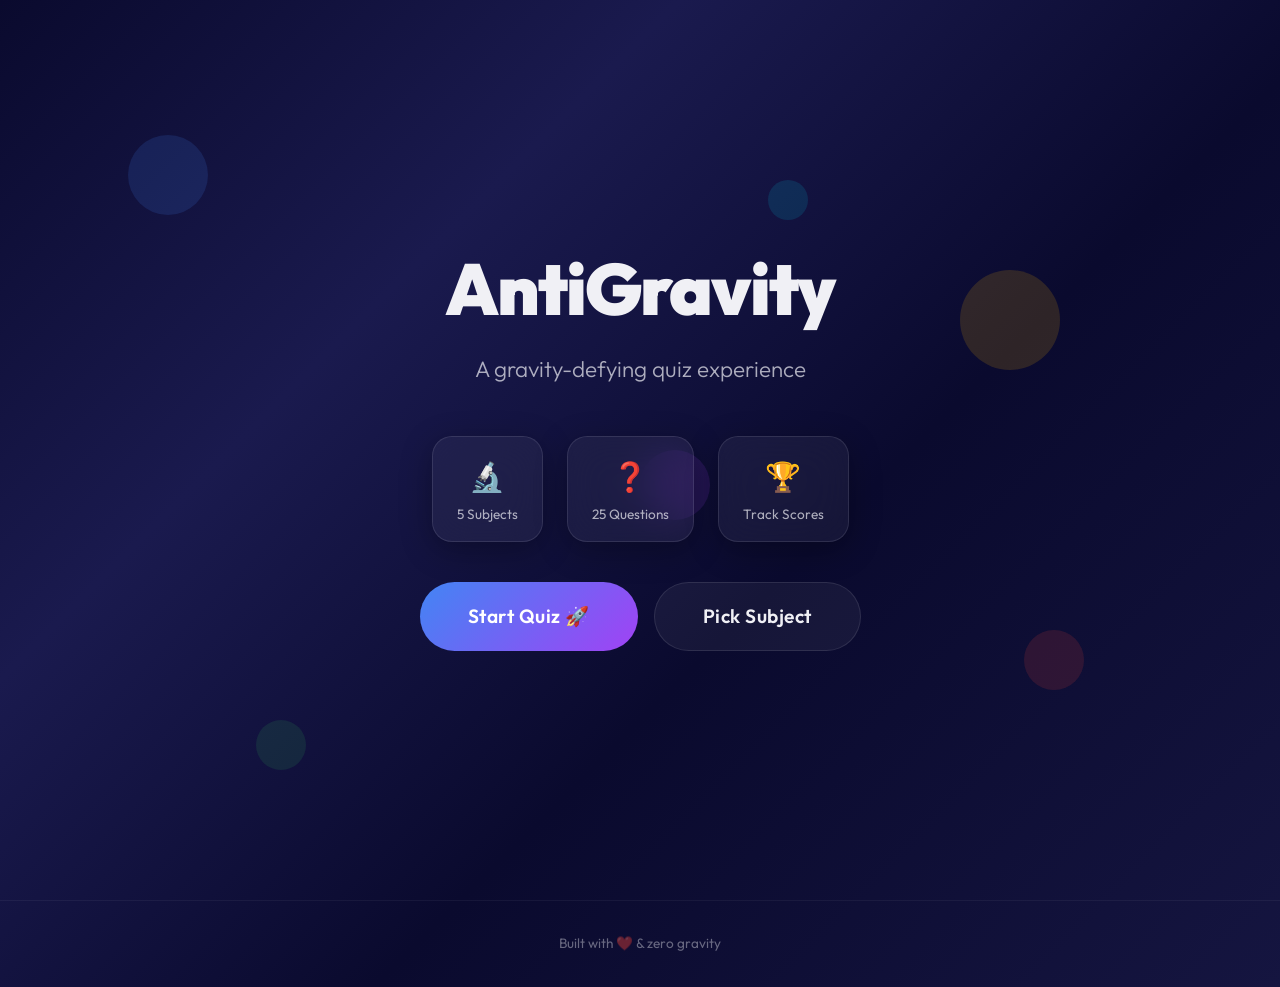
<file: index.html>
<!DOCTYPE html>
<html lang="en">
<head>
  <meta charset="UTF-8">
  <meta name="viewport" content="width=device-width, initial-scale=1.0">
  <meta name="description" content="Google Antigravity Quiz – A playful, gravity-defying quiz experience across Science, Math, History, Geography, and Computer Science.">
  <title>AntiGravity Quiz</title>
  <link rel="stylesheet" href="style.css">
</head>
<body class="bg-landing" data-page="landing">

  <!-- Floating background elements -->
  <div class="floating-elements">
    <div class="floating-el"></div>
    <div class="floating-el"></div>
    <div class="floating-el"></div>
    <div class="floating-el"></div>
    <div class="floating-el"></div>
    <div class="floating-el"></div>
  </div>

  <!-- Main Content -->
  <div class="page-wrapper">
    <div class="container text-center">

      <!-- Animated Logo -->
      <h1 class="antigravity-logo" data-text="AntiGravity">AntiGravity</h1>
      <p class="subtitle">A gravity-defying quiz experience</p>

      <!-- Floating info cards -->
      <div style="display:flex; justify-content:center; gap:1.5rem; flex-wrap:wrap; margin-bottom:2.5rem;">
        <div class="glass-card" style="padding:1rem 1.5rem; animation: float 5s ease-in-out infinite;">
          <span style="font-size:1.8rem;">🔬</span>
          <p style="font-size:0.85rem; color:var(--text-secondary); margin-top:0.3rem;">5 Subjects</p>
        </div>
        <div class="glass-card" style="padding:1rem 1.5rem; animation: float 6s ease-in-out infinite 0.5s;">
          <span style="font-size:1.8rem;">❓</span>
          <p style="font-size:0.85rem; color:var(--text-secondary); margin-top:0.3rem;">25 Questions</p>
        </div>
        <div class="glass-card" style="padding:1rem 1.5rem; animation: float 5.5s ease-in-out infinite 1s;">
          <span style="font-size:1.8rem;">🏆</span>
          <p style="font-size:0.85rem; color:var(--text-secondary); margin-top:0.3rem;">Track Scores</p>
        </div>
      </div>

      <!-- CTA Buttons -->
      <div style="display:flex; gap:1rem; justify-content:center; flex-wrap:wrap;">
        <a href="instructions.html" class="btn btn-primary btn-lg" style="animation: slideUp 0.8s ease-out 0.6s both;">
          Start Quiz 🚀
        </a>
        <a href="subjects.html" class="btn btn-secondary btn-lg" style="animation: slideUp 0.8s ease-out 0.8s both;">
          Pick Subject
        </a>
      </div>
    </div>
  </div>

  <!-- Footer -->
  <footer class="footer">
    <span>Built with ❤️ &amp; zero gravity</span>
  </footer>

  <script src="script.js"></script>
</body>
</html>
</file>
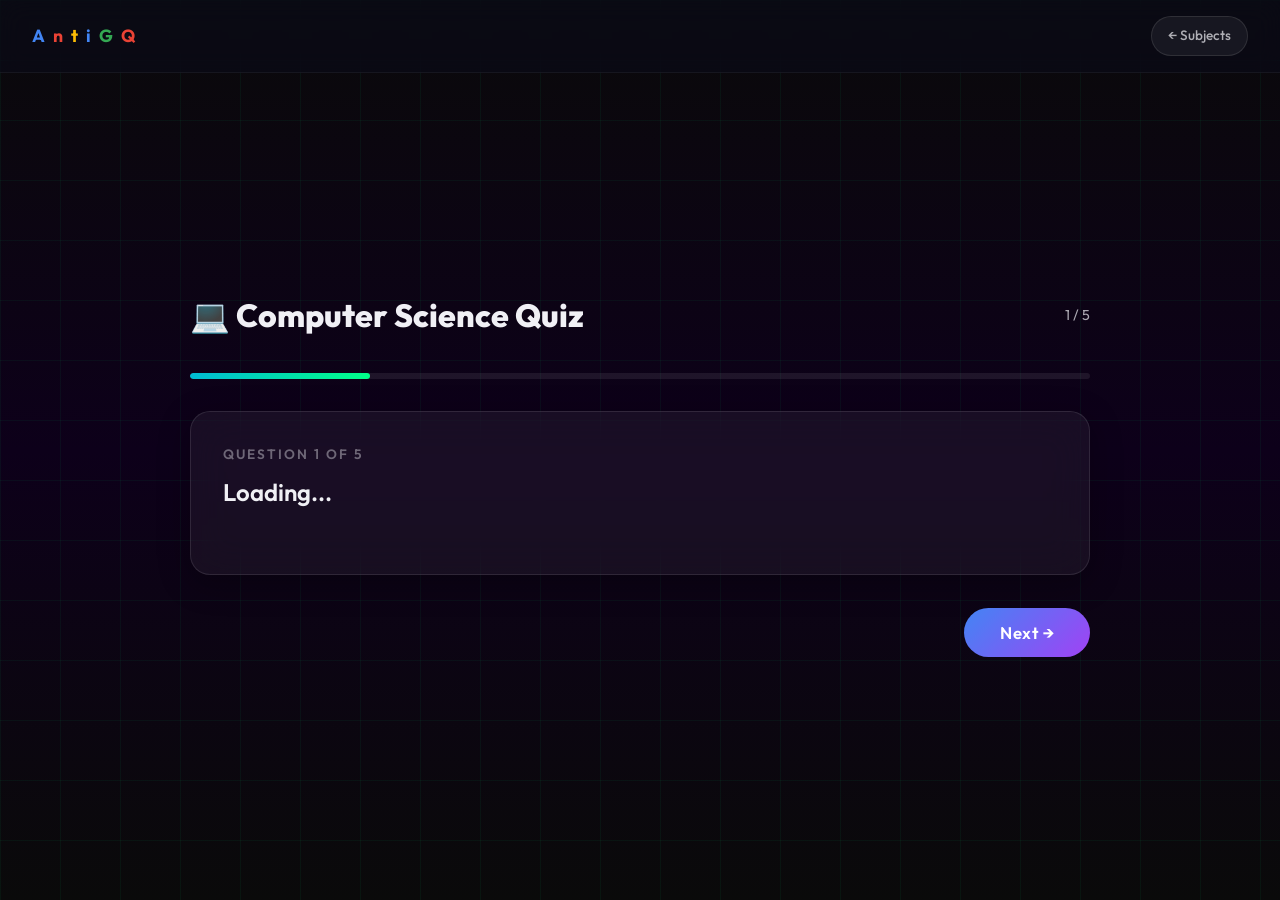
<file: cs.html>
<!DOCTYPE html>
<html lang="en">

<head>
    <meta charset="UTF-8">
    <meta name="viewport" content="width=device-width, initial-scale=1.0">
    <meta name="description" content="Computer Science Quiz – Test your knowledge of code, algorithms, and technology.">
    <title>CS Quiz – AntiGravity Quiz</title>
    <link rel="stylesheet" href="style.css">
</head>

<body class="bg-cs" data-page="cs">

    <!-- Neon lines added by JS -->

    <!-- Top Navigation -->
    <nav class="top-nav">
        <a href="index.html" class="nav-brand">
            <span class="g">A</span><span class="a1">n</span><span class="q">t</span><span class="u">i</span><span
                class="i">G</span><span class="z">Q</span>
        </a>
        <a href="subjects.html" class="back-btn">← Subjects</a>
    </nav>

    <!-- Content -->
    <div class="page-wrapper" style="padding-top: 80px;">
        <div class="container">

            <div class="quiz-header">
                <h1>💻 Computer Science Quiz</h1>
                <div class="quiz-progress">
                    <span id="progress-text">1 / 5</span>
                </div>
            </div>

            <div class="progress-bar-container">
                <div class="progress-bar cs" id="progress-bar" style="width: 20%"></div>
            </div>

            <div class="glass-card question-card">
                <p class="question-number" id="question-number">Question 1 of 5</p>
                <h2 class="question-text" id="question-text">Loading...</h2>
                <div class="options-grid" id="options-container"></div>
            </div>

            <div class="quiz-nav">
                <button class="btn btn-secondary" id="btn-prev" style="visibility: hidden;">← Previous</button>
                <button class="btn btn-primary" id="btn-next">Next →</button>
            </div>

        </div>
    </div>

    <script src="script.js"></script>
</body>

</html>
</file>
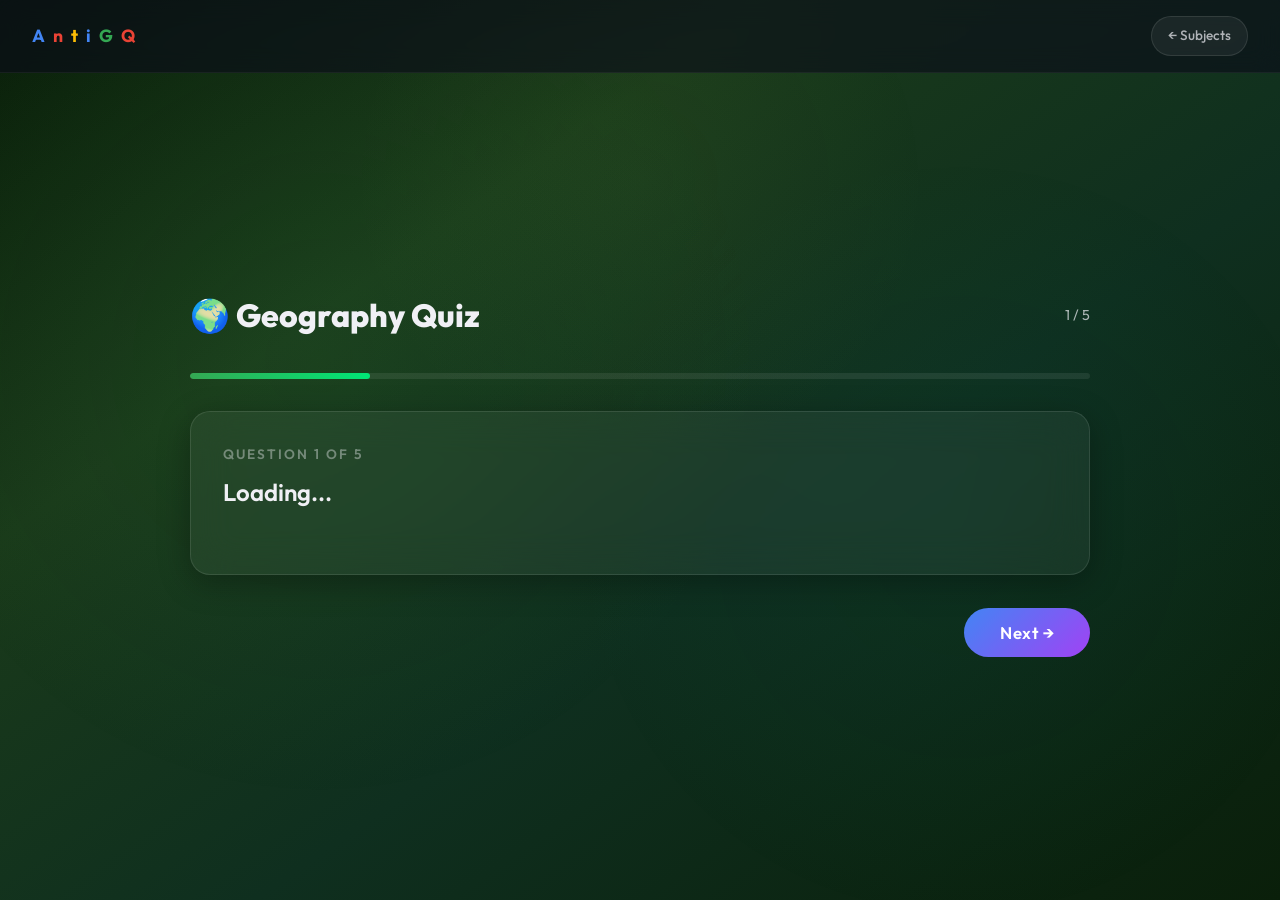
<file: geography.html>
<!DOCTYPE html>
<html lang="en">

<head>
    <meta charset="UTF-8">
    <meta name="viewport" content="width=device-width, initial-scale=1.0">
    <meta name="description" content="Geography Quiz – Test your knowledge of Earth, continents, and landscapes.">
    <title>Geography Quiz – AntiGravity Quiz</title>
    <link rel="stylesheet" href="style.css">
</head>

<body class="bg-geography" data-page="geography">

    <!-- Earth tones pattern -->
    <div class="earth-pattern"></div>

    <!-- Top Navigation -->
    <nav class="top-nav">
        <a href="index.html" class="nav-brand">
            <span class="g">A</span><span class="a1">n</span><span class="q">t</span><span class="u">i</span><span
                class="i">G</span><span class="z">Q</span>
        </a>
        <a href="subjects.html" class="back-btn">← Subjects</a>
    </nav>

    <!-- Content -->
    <div class="page-wrapper" style="padding-top: 80px;">
        <div class="container">

            <div class="quiz-header">
                <h1>🌍 Geography Quiz</h1>
                <div class="quiz-progress">
                    <span id="progress-text">1 / 5</span>
                </div>
            </div>

            <div class="progress-bar-container">
                <div class="progress-bar geography" id="progress-bar" style="width: 20%"></div>
            </div>

            <div class="glass-card question-card">
                <p class="question-number" id="question-number">Question 1 of 5</p>
                <h2 class="question-text" id="question-text">Loading...</h2>
                <div class="options-grid" id="options-container"></div>
            </div>

            <div class="quiz-nav">
                <button class="btn btn-secondary" id="btn-prev" style="visibility: hidden;">← Previous</button>
                <button class="btn btn-primary" id="btn-next">Next →</button>
            </div>

        </div>
    </div>

    <script src="script.js"></script>
</body>

</html>
</file>
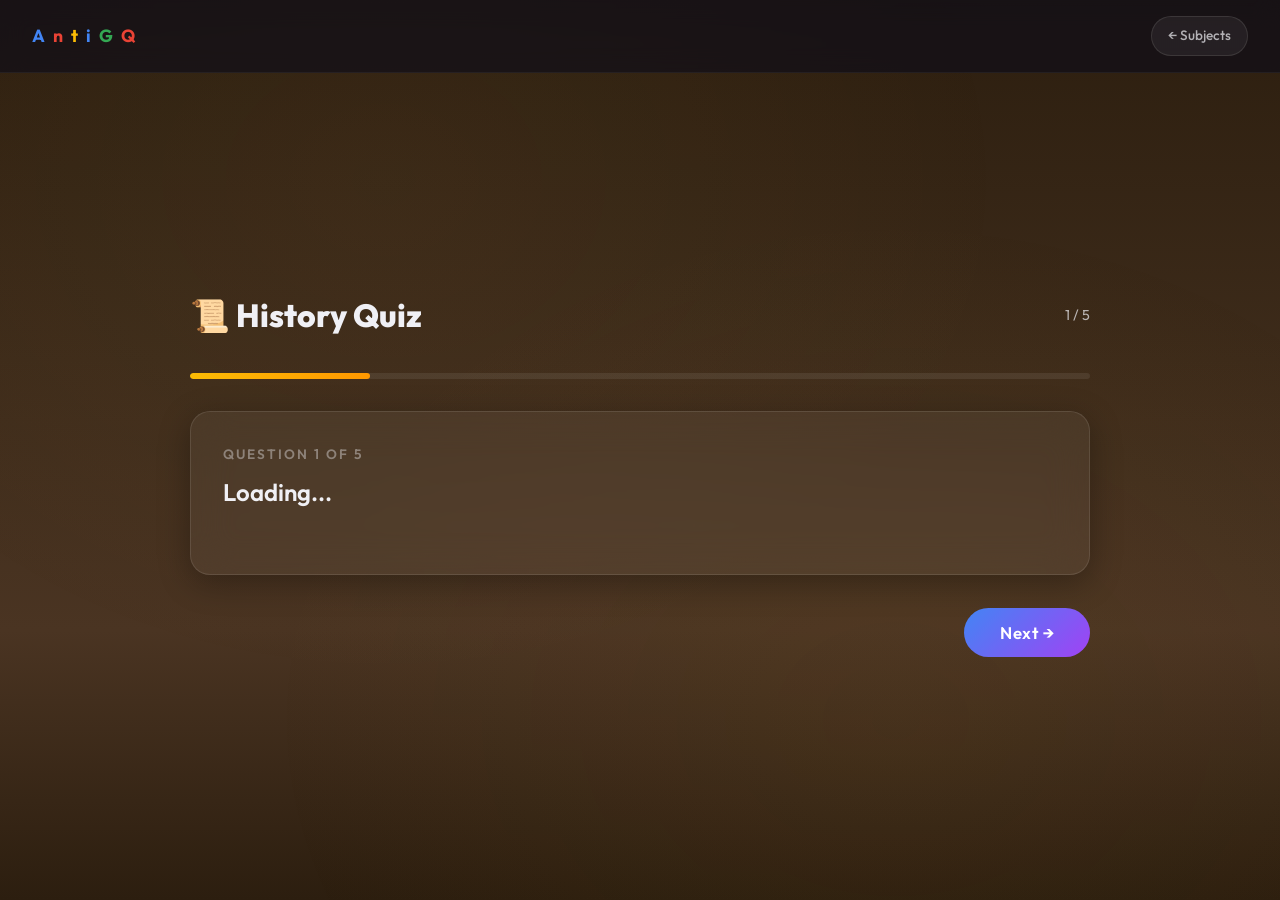
<file: history.html>
<!DOCTYPE html>
<html lang="en">

<head>
    <meta charset="UTF-8">
    <meta name="viewport" content="width=device-width, initial-scale=1.0">
    <meta name="description" content="History Quiz – Test your knowledge of world events, civilizations, and eras.">
    <title>History Quiz – AntiGravity Quiz</title>
    <link rel="stylesheet" href="style.css">
</head>

<body class="bg-history" data-page="history">

    <!-- Parchment overlay -->
    <div class="parchment-overlay"></div>

    <!-- Top Navigation -->
    <nav class="top-nav">
        <a href="index.html" class="nav-brand">
            <span class="g">A</span><span class="a1">n</span><span class="q">t</span><span class="u">i</span><span
                class="i">G</span><span class="z">Q</span>
        </a>
        <a href="subjects.html" class="back-btn">← Subjects</a>
    </nav>

    <!-- Content -->
    <div class="page-wrapper" style="padding-top: 80px;">
        <div class="container">

            <div class="quiz-header">
                <h1>📜 History Quiz</h1>
                <div class="quiz-progress">
                    <span id="progress-text">1 / 5</span>
                </div>
            </div>

            <div class="progress-bar-container">
                <div class="progress-bar history" id="progress-bar" style="width: 20%"></div>
            </div>

            <div class="glass-card question-card">
                <p class="question-number" id="question-number">Question 1 of 5</p>
                <h2 class="question-text" id="question-text">Loading...</h2>
                <div class="options-grid" id="options-container"></div>
            </div>

            <div class="quiz-nav">
                <button class="btn btn-secondary" id="btn-prev" style="visibility: hidden;">← Previous</button>
                <button class="btn btn-primary" id="btn-next">Next →</button>
            </div>

        </div>
    </div>

    <script src="script.js"></script>
</body>

</html>
</file>
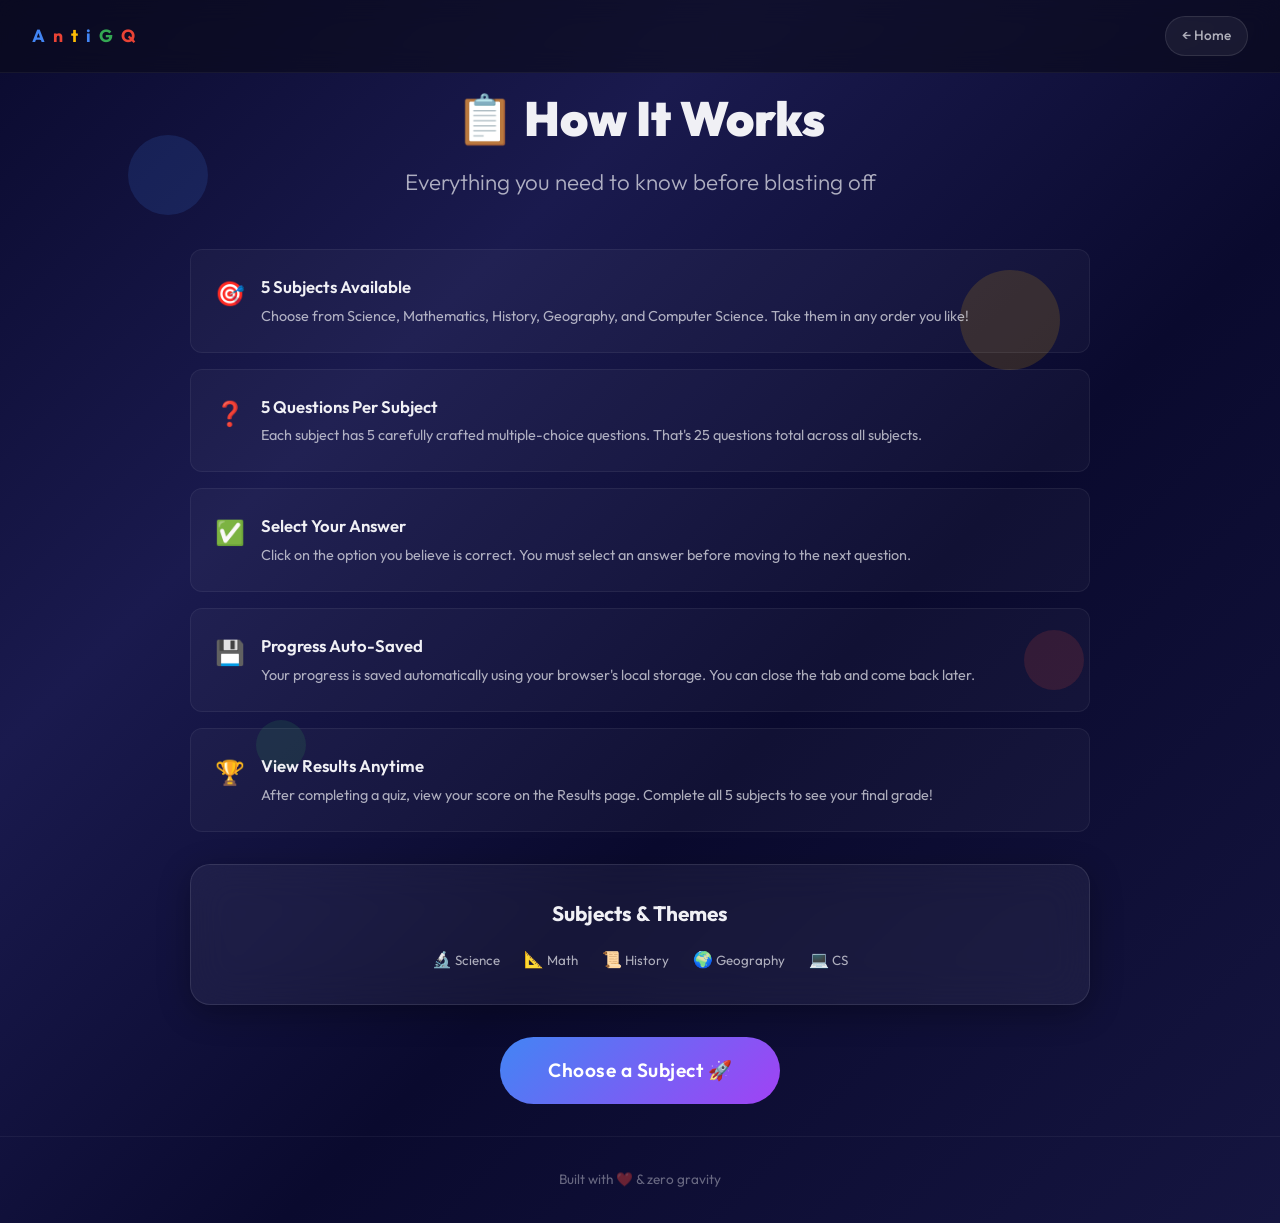
<file: instructions.html>
<!DOCTYPE html>
<html lang="en">

<head>
    <meta charset="UTF-8">
    <meta name="viewport" content="width=device-width, initial-scale=1.0">
    <meta name="description" content="Quiz instructions – Learn the rules before you take the AntiGravity Quiz.">
    <title>Instructions – AntiGravity Quiz</title>
    <link rel="stylesheet" href="style.css">
</head>

<body class="bg-landing" data-page="instructions">

    <!-- Top Navigation -->
    <nav class="top-nav">
        <a href="index.html" class="nav-brand">
            <span class="g">A</span><span class="a1">n</span><span class="q">t</span><span class="u">i</span><span
                class="i">G</span><span class="z">Q</span>
        </a>
        <a href="index.html" class="back-btn">← Home</a>
    </nav>

    <!-- Floating background -->
    <div class="floating-elements">
        <div class="floating-el"></div>
        <div class="floating-el"></div>
        <div class="floating-el"></div>
        <div class="floating-el"></div>
    </div>

    <!-- Content -->
    <div class="page-wrapper" style="padding-top: 80px;">
        <div class="container">

            <h1
                style="font-size: clamp(2rem, 4vw, 3rem); font-weight: 900; text-align: center; margin-bottom: 0.5rem; animation: slideUp 0.5s ease-out both;">
                📋 How It Works
            </h1>
            <p class="subtitle">Everything you need to know before blasting off</p>

            <!-- Rules -->
            <div class="rules-list">

                <div class="rule-item">
                    <span class="rule-icon">🎯</span>
                    <div>
                        <h3>5 Subjects Available</h3>
                        <p>Choose from Science, Mathematics, History, Geography, and Computer Science. Take them in any
                            order you like!</p>
                    </div>
                </div>

                <div class="rule-item">
                    <span class="rule-icon">❓</span>
                    <div>
                        <h3>5 Questions Per Subject</h3>
                        <p>Each subject has 5 carefully crafted multiple-choice questions. That's 25 questions total
                            across all subjects.</p>
                    </div>
                </div>

                <div class="rule-item">
                    <span class="rule-icon">✅</span>
                    <div>
                        <h3>Select Your Answer</h3>
                        <p>Click on the option you believe is correct. You must select an answer before moving to the
                            next question.</p>
                    </div>
                </div>

                <div class="rule-item">
                    <span class="rule-icon">💾</span>
                    <div>
                        <h3>Progress Auto-Saved</h3>
                        <p>Your progress is saved automatically using your browser's local storage. You can close the
                            tab and come back later.</p>
                    </div>
                </div>

                <div class="rule-item">
                    <span class="rule-icon">🏆</span>
                    <div>
                        <h3>View Results Anytime</h3>
                        <p>After completing a quiz, view your score on the Results page. Complete all 5 subjects to see
                            your final grade!</p>
                    </div>
                </div>

            </div>

            <!-- Subject Preview -->
            <div class="glass-card text-center" style="margin-top: 2rem; animation: floatSlow 6s ease-in-out infinite;">
                <h2 style="font-size: 1.3rem; font-weight: 700; margin-bottom: 1rem;">Subjects &amp; Themes</h2>
                <div style="display: flex; justify-content: center; gap: 1.5rem; flex-wrap: wrap;">
                    <div>🔬 <small style="color:var(--text-secondary);">Science</small></div>
                    <div>📐 <small style="color:var(--text-secondary);">Math</small></div>
                    <div>📜 <small style="color:var(--text-secondary);">History</small></div>
                    <div>🌍 <small style="color:var(--text-secondary);">Geography</small></div>
                    <div>💻 <small style="color:var(--text-secondary);">CS</small></div>
                </div>
            </div>

            <!-- CTA -->
            <div class="text-center mt-2" style="animation: slideUp 0.8s ease-out 0.6s both;">
                <a href="subjects.html" class="btn btn-primary btn-lg">Choose a Subject 🚀</a>
            </div>

        </div>
    </div>

    <footer class="footer">
        <span>Built with ❤️ &amp; zero gravity</span>
    </footer>

    <script src="script.js"></script>
</body>

</html>
</file>
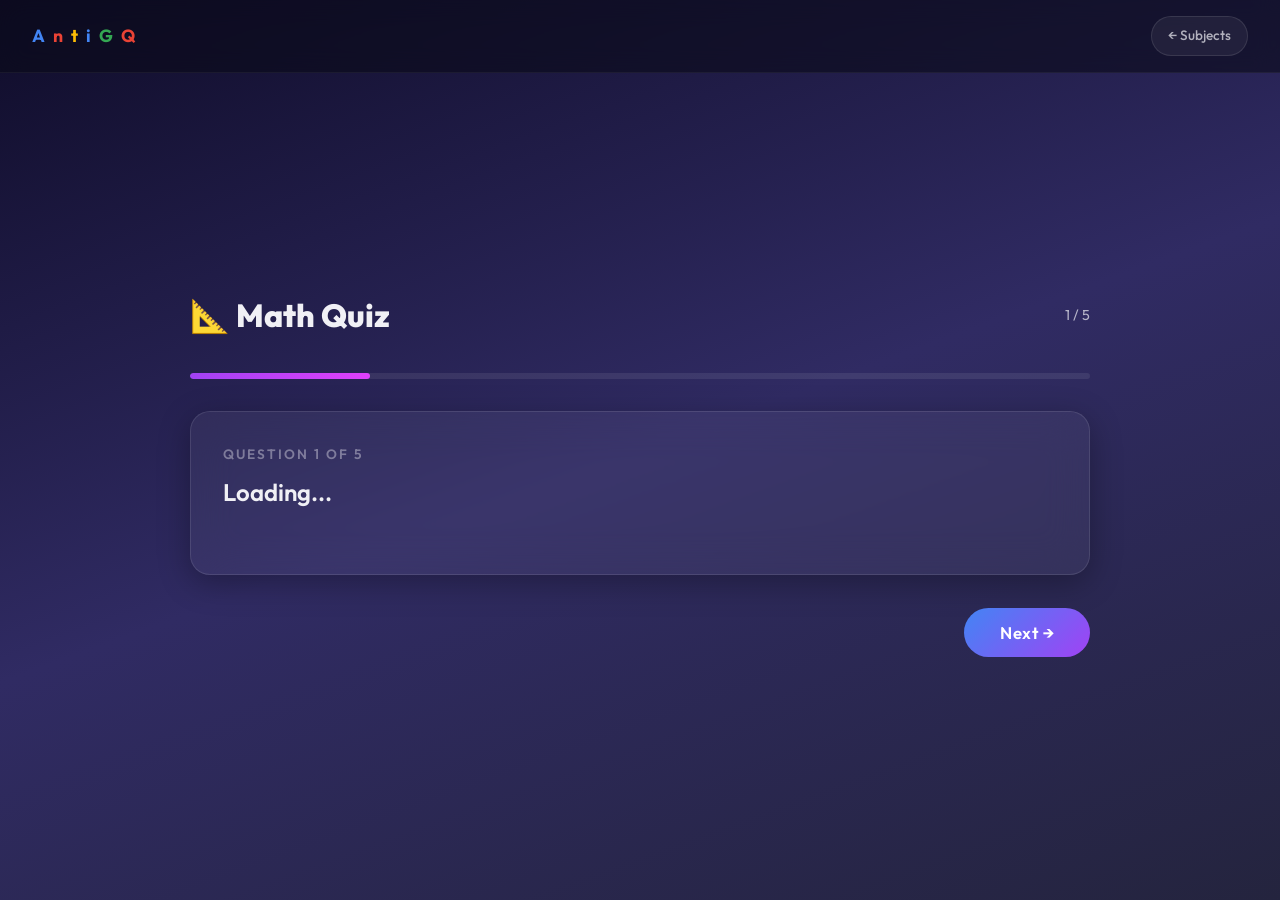
<file: math.html>
<!DOCTYPE html>
<html lang="en">

<head>
    <meta charset="UTF-8">
    <meta name="viewport" content="width=device-width, initial-scale=1.0">
    <meta name="description" content="Math Quiz – Test your knowledge of numbers, geometry, and logic.">
    <title>Math Quiz – AntiGravity Quiz</title>
    <link rel="stylesheet" href="style.css">
</head>

<body class="bg-math" data-page="math">

    <!-- Geometric shapes added by JS -->

    <!-- Top Navigation -->
    <nav class="top-nav">
        <a href="index.html" class="nav-brand">
            <span class="g">A</span><span class="a1">n</span><span class="q">t</span><span class="u">i</span><span
                class="i">G</span><span class="z">Q</span>
        </a>
        <a href="subjects.html" class="back-btn">← Subjects</a>
    </nav>

    <!-- Content -->
    <div class="page-wrapper" style="padding-top: 80px;">
        <div class="container">

            <div class="quiz-header">
                <h1>📐 Math Quiz</h1>
                <div class="quiz-progress">
                    <span id="progress-text">1 / 5</span>
                </div>
            </div>

            <div class="progress-bar-container">
                <div class="progress-bar math" id="progress-bar" style="width: 20%"></div>
            </div>

            <div class="glass-card question-card">
                <p class="question-number" id="question-number">Question 1 of 5</p>
                <h2 class="question-text" id="question-text">Loading...</h2>
                <div class="options-grid" id="options-container"></div>
            </div>

            <div class="quiz-nav">
                <button class="btn btn-secondary" id="btn-prev" style="visibility: hidden;">← Previous</button>
                <button class="btn btn-primary" id="btn-next">Next →</button>
            </div>

        </div>
    </div>

    <script src="script.js"></script>
</body>

</html>
</file>
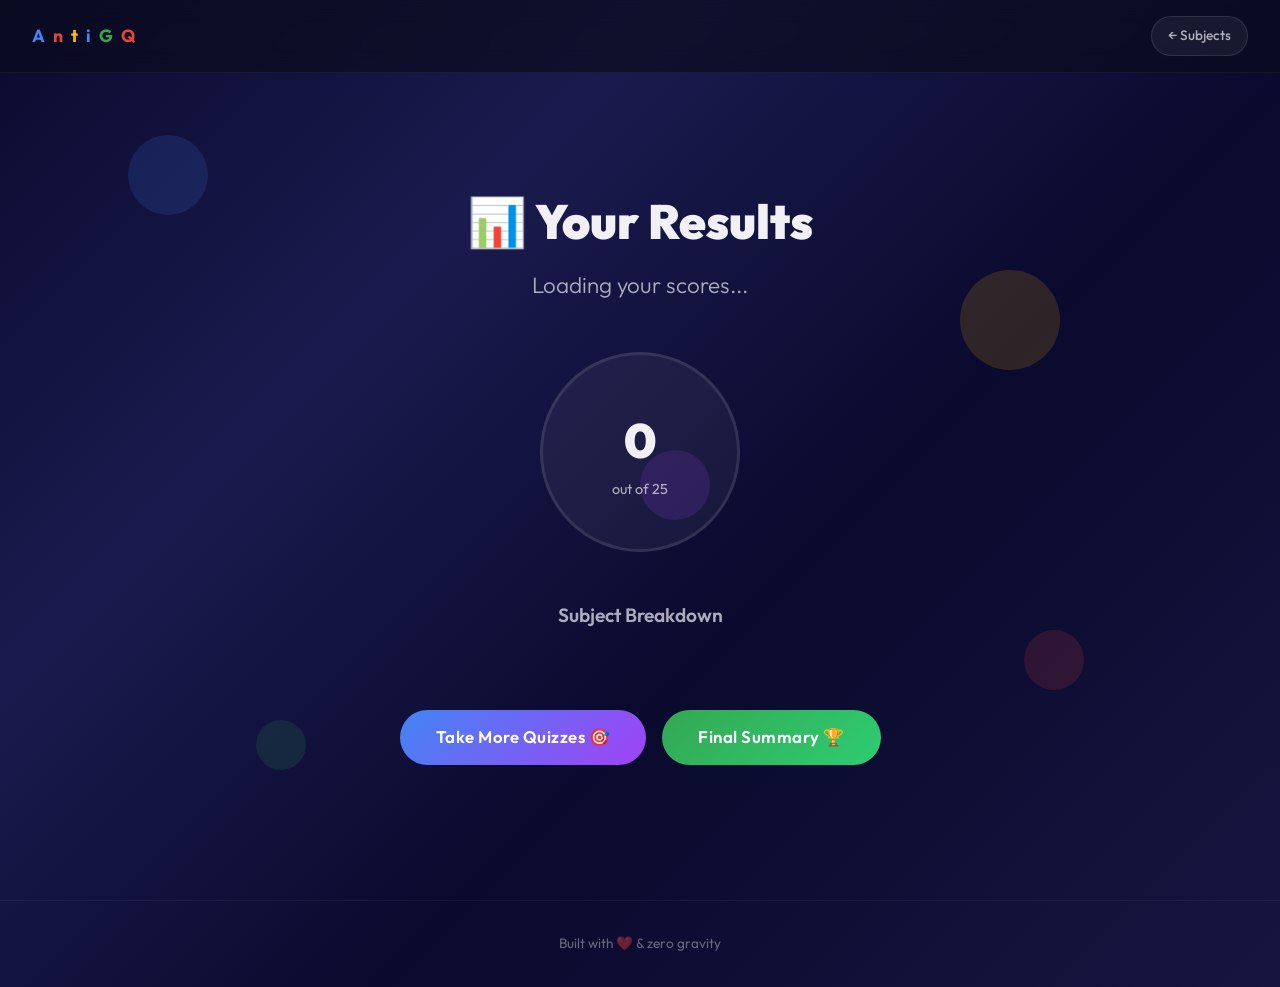
<file: results.html>
<!DOCTYPE html>
<html lang="en">

<head>
    <meta charset="UTF-8">
    <meta name="viewport" content="width=device-width, initial-scale=1.0">
    <meta name="description"
        content="Quiz Results – See your subject-wise scores and performance in the AntiGravity Quiz.">
    <title>Results – AntiGravity Quiz</title>
    <link rel="stylesheet" href="style.css">
</head>

<body class="bg-landing" data-page="results">

    <!-- Floating background -->
    <div class="floating-elements">
        <div class="floating-el"></div>
        <div class="floating-el"></div>
        <div class="floating-el"></div>
        <div class="floating-el"></div>
        <div class="floating-el"></div>
    </div>

    <!-- Top Navigation -->
    <nav class="top-nav">
        <a href="index.html" class="nav-brand">
            <span class="g">A</span><span class="a1">n</span><span class="q">t</span><span class="u">i</span><span
                class="i">G</span><span class="z">Q</span>
        </a>
        <a href="subjects.html" class="back-btn">← Subjects</a>
    </nav>

    <!-- Content -->
    <div class="page-wrapper" style="padding-top: 80px;">
        <div class="container">

            <h1
                style="font-size: clamp(2rem, 4vw, 3rem); font-weight: 900; text-align: center; margin-bottom: 0.5rem; animation: slideUp 0.5s ease-out both;">
                📊 Your Results
            </h1>
            <p class="subtitle" id="result-message">Loading your scores...</p>

            <!-- Total Score Circle -->
            <div class="total-score-section">
                <div class="score-circle" id="score-circle">
                    <span class="big-score" id="total-score">0</span>
                    <span class="score-label">out of <span id="total-max">25</span></span>
                </div>
            </div>

            <!-- Subject-wise score cards -->
            <h2
                style="text-align:center; font-size: 1.2rem; font-weight: 600; color: var(--text-secondary); margin-bottom: var(--space-lg);">
                Subject Breakdown
            </h2>
            <div class="results-grid" id="results-grid">
                <!-- Populated by JavaScript -->
            </div>

            <!-- Actions -->
            <div
                style="display: flex; gap: 1rem; justify-content: center; flex-wrap: wrap; margin-top: var(--space-2xl);">
                <a href="subjects.html" class="btn btn-primary">Take More Quizzes 🎯</a>
                <a href="summary.html" class="btn btn-success">Final Summary 🏆</a>
            </div>

        </div>
    </div>

    <footer class="footer">
        <span>Built with ❤️ &amp; zero gravity</span>
    </footer>

    <script src="script.js"></script>
</body>

</html>
</file>
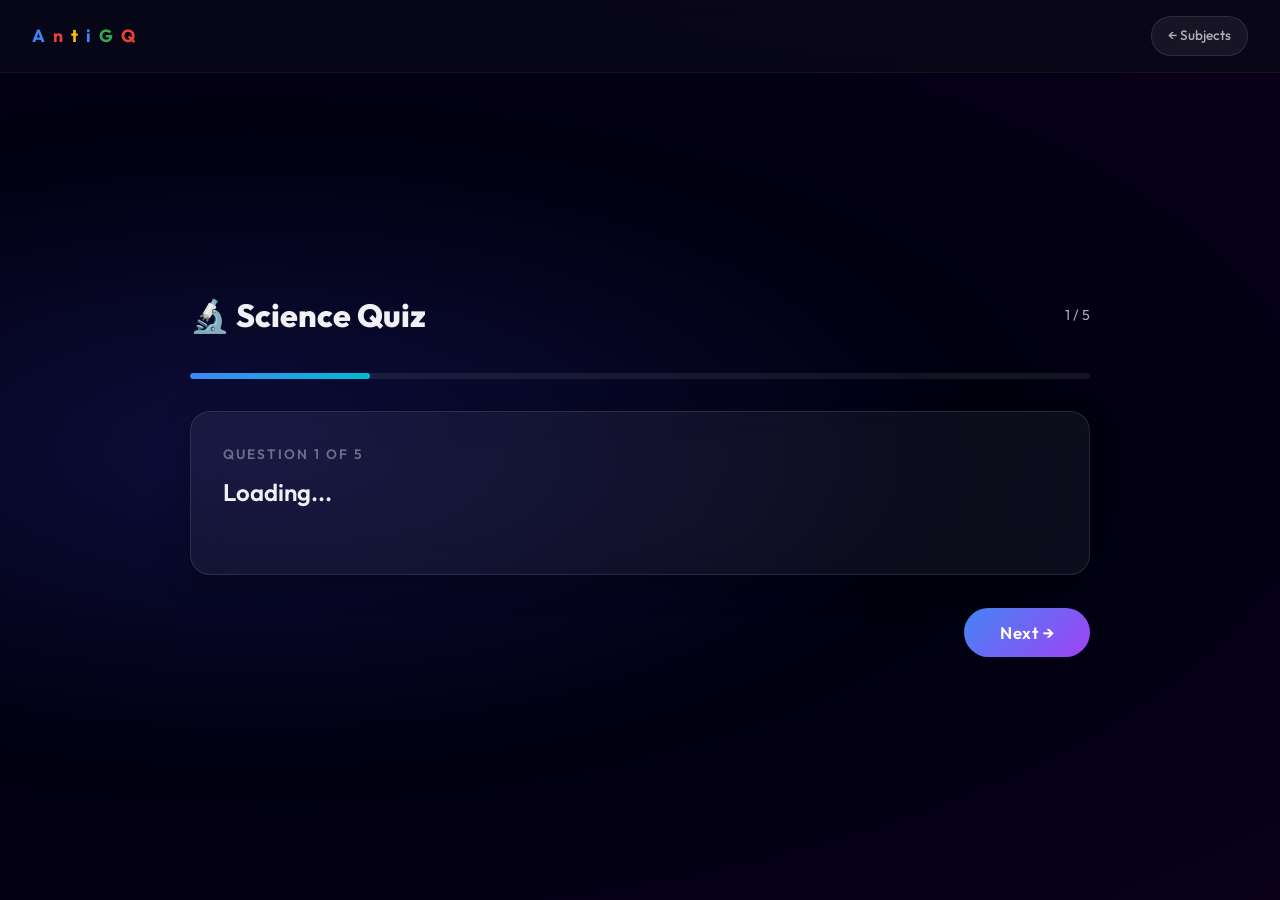
<file: science.html>
<!DOCTYPE html>
<html lang="en">

<head>
    <meta charset="UTF-8">
    <meta name="viewport" content="width=device-width, initial-scale=1.0">
    <meta name="description" content="Science Quiz – Test your knowledge of space, atoms, and natural forces.">
    <title>Science Quiz – AntiGravity Quiz</title>
    <link rel="stylesheet" href="style.css">
</head>

<body class="bg-science" data-page="science">

    <!-- Stars container (populated by JS) -->
    <div class="stars"></div>

    <!-- Top Navigation -->
    <nav class="top-nav">
        <a href="index.html" class="nav-brand">
            <span class="g">A</span><span class="a1">n</span><span class="q">t</span><span class="u">i</span><span
                class="i">G</span><span class="z">Q</span>
        </a>
        <a href="subjects.html" class="back-btn">← Subjects</a>
    </nav>

    <!-- Content -->
    <div class="page-wrapper" style="padding-top: 80px;">
        <div class="container">

            <!-- Quiz Header -->
            <div class="quiz-header">
                <h1>🔬 Science Quiz</h1>
                <div class="quiz-progress">
                    <span id="progress-text">1 / 5</span>
                </div>
            </div>

            <!-- Progress Bar -->
            <div class="progress-bar-container">
                <div class="progress-bar science" id="progress-bar" style="width: 20%"></div>
            </div>

            <!-- Question Card -->
            <div class="glass-card question-card">
                <p class="question-number" id="question-number">Question 1 of 5</p>
                <h2 class="question-text" id="question-text">Loading...</h2>

                <!-- Options -->
                <div class="options-grid" id="options-container">
                    <!-- Populated by JavaScript -->
                </div>
            </div>

            <!-- Navigation -->
            <div class="quiz-nav">
                <button class="btn btn-secondary" id="btn-prev" style="visibility: hidden;">← Previous</button>
                <button class="btn btn-primary" id="btn-next">Next →</button>
            </div>

        </div>
    </div>

    <script src="script.js"></script>
</body>

</html>
</file>
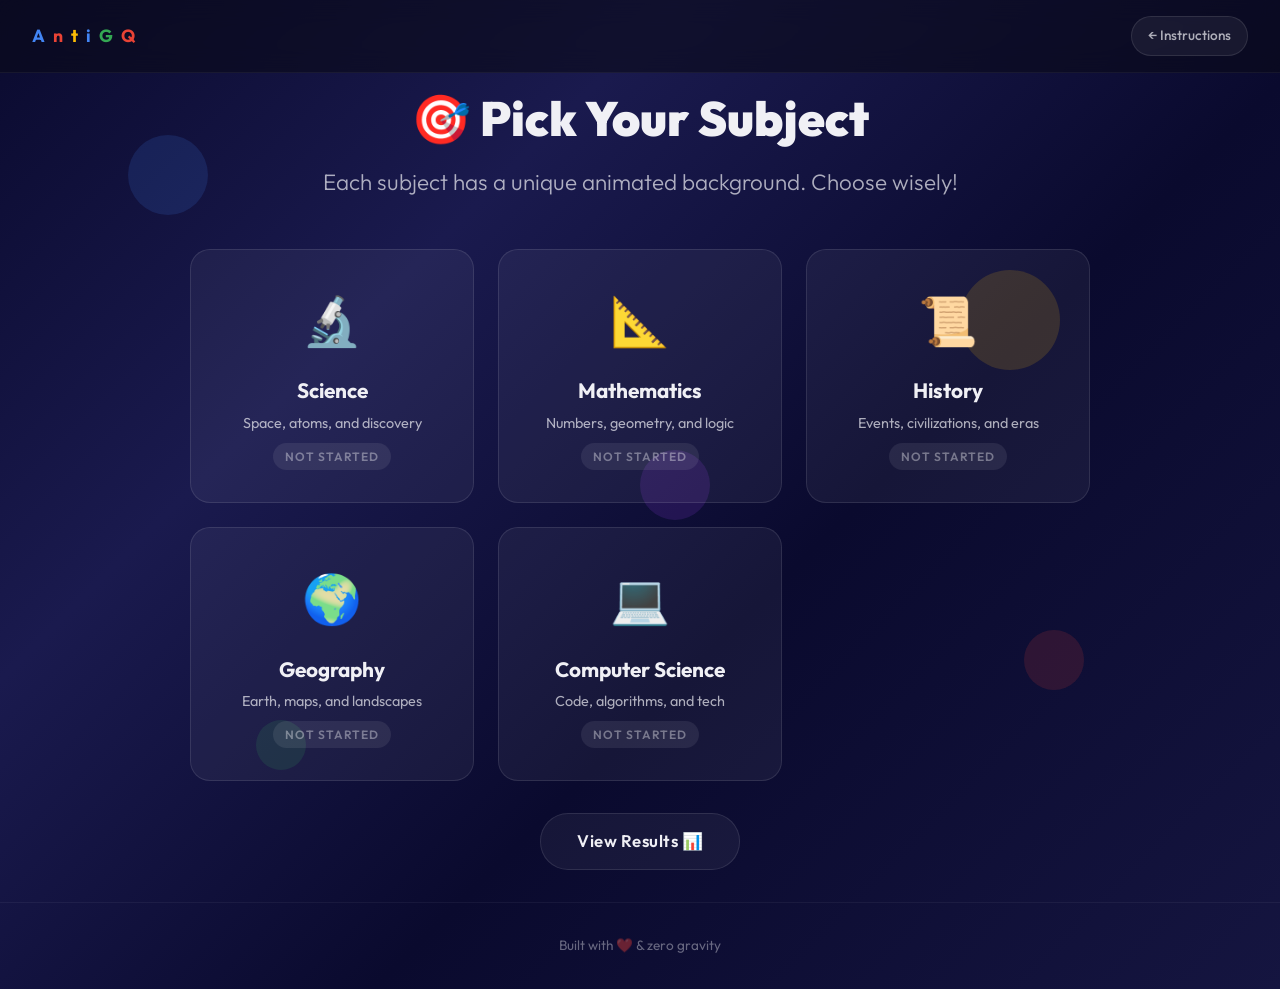
<file: subjects.html>
<!DOCTYPE html>
<html lang="en">

<head>
    <meta charset="UTF-8">
    <meta name="viewport" content="width=device-width, initial-scale=1.0">
    <meta name="description" content="Select a quiz subject – Science, Math, History, Geography, or Computer Science.">
    <title>Choose Subject – AntiGravity Quiz</title>
    <link rel="stylesheet" href="style.css">
</head>

<body class="bg-landing" data-page="subjects">

    <!-- Top Navigation -->
    <nav class="top-nav">
        <a href="index.html" class="nav-brand">
            <span class="g">A</span><span class="a1">n</span><span class="q">t</span><span class="u">i</span><span
                class="i">G</span><span class="z">Q</span>
        </a>
        <a href="instructions.html" class="back-btn">← Instructions</a>
    </nav>

    <!-- Floating background -->
    <div class="floating-elements">
        <div class="floating-el"></div>
        <div class="floating-el"></div>
        <div class="floating-el"></div>
        <div class="floating-el"></div>
        <div class="floating-el"></div>
    </div>

    <!-- Content -->
    <div class="page-wrapper" style="padding-top: 80px;">
        <div class="container">

            <h1
                style="font-size: clamp(2rem, 4vw, 3rem); font-weight: 900; text-align: center; margin-bottom: 0.5rem; animation: slideUp 0.5s ease-out both;">
                🎯 Pick Your Subject
            </h1>
            <p class="subtitle">Each subject has a unique animated background. Choose wisely!</p>

            <!-- Subject Grid -->
            <div class="subject-grid">

                <a href="science.html" class="subject-card science" data-subject="science">
                    <span class="subject-icon">🔬</span>
                    <h3>Science</h3>
                    <p>Space, atoms, and discovery</p>
                    <span class="status-badge not-started">Not started</span>
                </a>

                <a href="math.html" class="subject-card math" data-subject="math">
                    <span class="subject-icon">📐</span>
                    <h3>Mathematics</h3>
                    <p>Numbers, geometry, and logic</p>
                    <span class="status-badge not-started">Not started</span>
                </a>

                <a href="history.html" class="subject-card history" data-subject="history">
                    <span class="subject-icon">📜</span>
                    <h3>History</h3>
                    <p>Events, civilizations, and eras</p>
                    <span class="status-badge not-started">Not started</span>
                </a>

                <a href="geography.html" class="subject-card geography" data-subject="geography">
                    <span class="subject-icon">🌍</span>
                    <h3>Geography</h3>
                    <p>Earth, maps, and landscapes</p>
                    <span class="status-badge not-started">Not started</span>
                </a>

                <a href="cs.html" class="subject-card cs" data-subject="cs">
                    <span class="subject-icon">💻</span>
                    <h3>Computer Science</h3>
                    <p>Code, algorithms, and tech</p>
                    <span class="status-badge not-started">Not started</span>
                </a>

            </div>

            <!-- Actions -->
            <div class="text-center mt-2" style="display: flex; gap: 1rem; justify-content: center; flex-wrap: wrap;">
                <a href="results.html" class="btn btn-secondary">View Results 📊</a>
            </div>

        </div>
    </div>

    <footer class="footer">
        <span>Built with ❤️ &amp; zero gravity</span>
    </footer>

    <script src="script.js"></script>
</body>

</html>
</file>
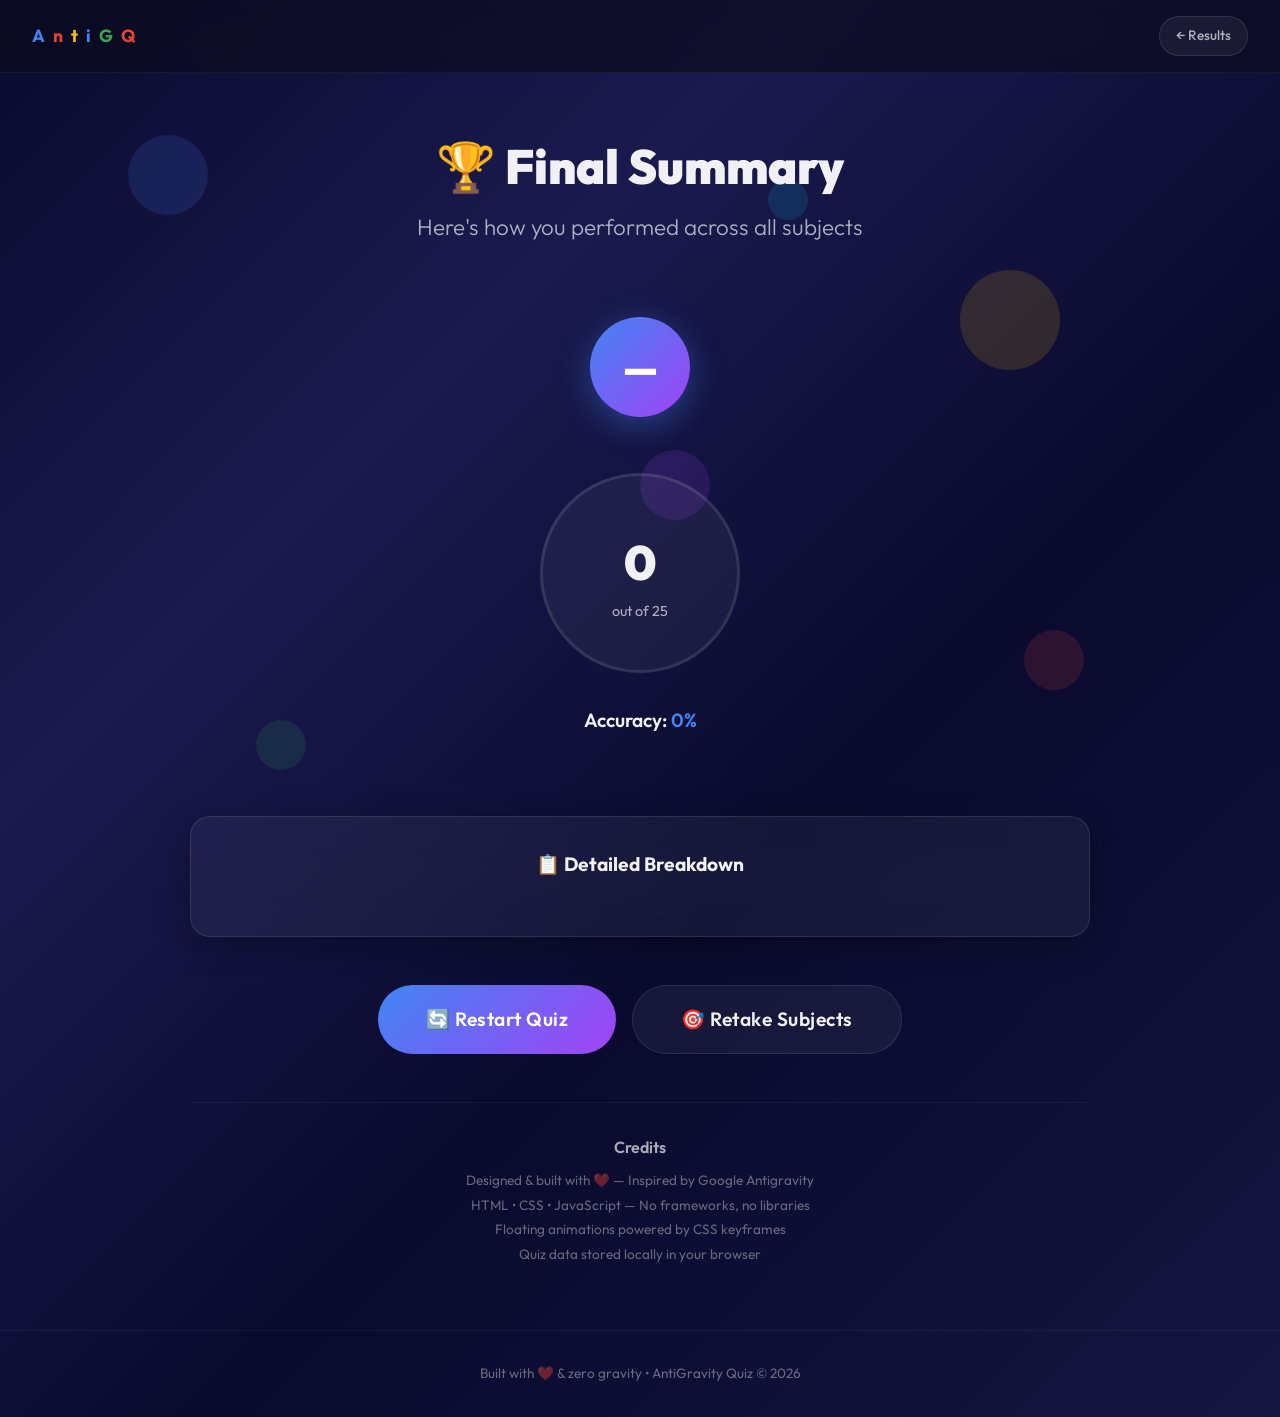
<file: summary.html>
<!DOCTYPE html>
<html lang="en">

<head>
    <meta charset="UTF-8">
    <meta name="viewport" content="width=device-width, initial-scale=1.0">
    <meta name="description"
        content="Final Summary – Your total score, grade, and performance breakdown in the AntiGravity Quiz.">
    <title>Final Summary – AntiGravity Quiz</title>
    <link rel="stylesheet" href="style.css">
    <style>
        /* Summary-specific styles */
        .summary-hero {
            text-align: center;
            padding: var(--space-2xl) 0;
            animation: slideUp 0.6s ease-out both;
        }

        .grade-badge {
            display: inline-flex;
            align-items: center;
            justify-content: center;
            width: 100px;
            height: 100px;
            border-radius: 50%;
            background: linear-gradient(135deg, var(--primary), var(--accent-purple));
            font-size: 2.5rem;
            font-weight: 900;
            color: #fff;
            margin: var(--space-lg) auto;
            animation: floatDeep 5s ease-in-out infinite;
            box-shadow: 0 8px 32px rgba(66, 133, 244, 0.4);
        }

        .breakdown-row {
            display: flex;
            align-items: center;
            gap: var(--space-md);
            padding: var(--space-md) var(--space-lg);
            background: rgba(255, 255, 255, 0.03);
            border: 1px solid rgba(255, 255, 255, 0.06);
            border-radius: var(--radius-md);
            margin-bottom: var(--space-sm);
            transition: all var(--transition-smooth);
        }

        .breakdown-row:hover {
            background: rgba(255, 255, 255, 0.06);
            transform: translateX(6px);
        }

        .breakdown-icon {
            font-size: 1.3rem;
        }

        .breakdown-name {
            flex: 1;
            font-weight: 500;
        }

        .breakdown-score {
            font-weight: 600;
            color: var(--text-secondary);
        }

        .breakdown-percent {
            font-weight: 700;
            min-width: 45px;
            text-align: right;
        }

        .credits {
            text-align: center;
            margin-top: var(--space-2xl);
            padding: var(--space-xl);
            border-top: 1px solid rgba(255, 255, 255, 0.05);
        }

        .credits h3 {
            font-size: 1rem;
            font-weight: 600;
            margin-bottom: var(--space-sm);
            color: var(--text-secondary);
        }

        .credits p {
            font-size: 0.85rem;
            color: var(--text-muted);
            line-height: 1.8;
        }
    </style>
</head>

<body class="bg-landing" data-page="summary">

    <!-- Floating background -->
    <div class="floating-elements">
        <div class="floating-el"></div>
        <div class="floating-el"></div>
        <div class="floating-el"></div>
        <div class="floating-el"></div>
        <div class="floating-el"></div>
        <div class="floating-el"></div>
    </div>

    <!-- Top Navigation -->
    <nav class="top-nav">
        <a href="index.html" class="nav-brand">
            <span class="g">A</span><span class="a1">n</span><span class="q">t</span><span class="u">i</span><span
                class="i">G</span><span class="z">Q</span>
        </a>
        <a href="results.html" class="back-btn">← Results</a>
    </nav>

    <!-- Content -->
    <div class="page-wrapper" style="padding-top: 80px;">
        <div class="container">

            <!-- Hero -->
            <div class="summary-hero">
                <h1 style="font-size: clamp(2rem, 4vw, 3rem); font-weight: 900; margin-bottom: 0.3rem;">
                    🏆 Final Summary
                </h1>
                <p class="subtitle">Here's how you performed across all subjects</p>

                <!-- Grade Badge -->
                <div class="grade-badge" id="summary-grade">—</div>

                <!-- Score Circle -->
                <div class="score-circle" id="summary-circle" style="margin: var(--space-xl) auto;">
                    <span class="big-score" id="summary-total">0</span>
                    <span class="score-label">out of <span id="summary-max">25</span></span>
                </div>

                <p style="font-size: 1.2rem; font-weight: 600; color: var(--text-primary);">
                    Accuracy: <span id="summary-percent" style="color: var(--primary);">0%</span>
                </p>
            </div>

            <!-- Detailed Breakdown -->
            <div class="glass-card" style="margin-top: var(--space-xl); animation: scaleIn 0.6s ease-out 0.3s both;">
                <h2 style="font-size: 1.2rem; font-weight: 700; margin-bottom: var(--space-lg); text-align: center;">
                    📋 Detailed Breakdown
                </h2>
                <div id="summary-breakdown">
                    <!-- Populated by JavaScript -->
                </div>
            </div>

            <!-- Actions -->
            <div
                style="display: flex; gap: 1rem; justify-content: center; flex-wrap: wrap; margin-top: var(--space-2xl);">
                <button class="btn btn-primary btn-lg" onclick="resetAllQuizzes(); navigateTo('index.html');">
                    🔄 Restart Quiz
                </button>
                <a href="subjects.html" class="btn btn-secondary btn-lg">
                    🎯 Retake Subjects
                </a>
            </div>

            <!-- Credits -->
            <div class="credits">
                <h3>Credits</h3>
                <p>
                    Designed &amp; built with ❤️ — Inspired by Google Antigravity<br>
                    HTML • CSS • JavaScript — No frameworks, no libraries<br>
                    Floating animations powered by CSS keyframes<br>
                    Quiz data stored locally in your browser
                </p>
            </div>

        </div>
    </div>

    <footer class="footer">
        <span>Built with ❤️ &amp; zero gravity • AntiGravity Quiz © 2026</span>
    </footer>

    <script src="script.js"></script>
</body>

</html>
</file>
<file: style.css>
/* ============================================================
   GOOGLE ANTIGRAVITY QUIZ - GLOBAL STYLESHEET
   ============================================================
   A playful, gravity-defying design system with floating
   animations, glassmorphism, and subject-specific themes.
   ============================================================ */

/* ---------- Google Fonts ---------- */
@import url('https://fonts.googleapis.com/css2?family=Outfit:wght@300;400;500;600;700;800;900&family=Space+Grotesk:wght@400;500;600;700&display=swap');

/* ---------- CSS Custom Properties ---------- */
:root {
  /* Brand Colors */
  --primary: #4285f4;
  --primary-dark: #3367d6;
  --secondary: #34a853;
  --accent-red: #ea4335;
  --accent-yellow: #fbbc05;
  --accent-purple: #a142f4;
  --accent-teal: #00bcd4;

  /* Neutrals */
  --bg-dark: #0a0a1a;
  --bg-card: rgba(255, 255, 255, 0.06);
  --bg-card-hover: rgba(255, 255, 255, 0.12);
  --text-primary: #f0f0f5;
  --text-secondary: rgba(240, 240, 245, 0.7);
  --text-muted: rgba(240, 240, 245, 0.4);
  --border-subtle: rgba(255, 255, 255, 0.08);

  /* Glass */
  --glass-bg: rgba(255, 255, 255, 0.05);
  --glass-border: rgba(255, 255, 255, 0.1);
  --glass-shadow: 0 8px 32px rgba(0, 0, 0, 0.3);

  /* Typography */
  --font-primary: 'Outfit', sans-serif;
  --font-mono: 'Space Grotesk', monospace;

  /* Spacing */
  --space-xs: 0.25rem;
  --space-sm: 0.5rem;
  --space-md: 1rem;
  --space-lg: 1.5rem;
  --space-xl: 2rem;
  --space-2xl: 3rem;
  --space-3xl: 4rem;

  /* Border Radius */
  --radius-sm: 8px;
  --radius-md: 12px;
  --radius-lg: 20px;
  --radius-xl: 28px;
  --radius-full: 50%;

  /* Transitions */
  --transition-fast: 0.2s cubic-bezier(0.4, 0, 0.2, 1);
  --transition-smooth: 0.4s cubic-bezier(0.4, 0, 0.2, 1);
  --transition-bounce: 0.6s cubic-bezier(0.34, 1.56, 0.64, 1);
}

/* ---------- Reset & Base ---------- */
*,
*::before,
*::after {
  margin: 0;
  padding: 0;
  box-sizing: border-box;
}

html {
  scroll-behavior: smooth;
  font-size: 16px;
}

body {
  font-family: var(--font-primary);
  background: var(--bg-dark);
  color: var(--text-primary);
  min-height: 100vh;
  overflow-x: hidden;
  line-height: 1.6;
  position: relative;
}

/* Page transition overlay */
body::after {
  content: '';
  position: fixed;
  top: 0;
  left: 0;
  width: 100%;
  height: 100%;
  background: var(--bg-dark);
  z-index: 10000;
  pointer-events: none;
  opacity: 0;
  animation: pageReveal 0.6s ease-out forwards;
}

@keyframes pageReveal {
  0%   { opacity: 1; }
  100% { opacity: 0; }
}

a {
  color: inherit;
  text-decoration: none;
}

ul, ol {
  list-style: none;
}

img {
  max-width: 100%;
  display: block;
}

button {
  font-family: var(--font-primary);
  cursor: pointer;
  border: none;
  outline: none;
}

/* ---------- Background Canvas ---------- */
#bg-canvas {
  position: fixed;
  top: 0;
  left: 0;
  width: 100%;
  height: 100%;
  z-index: 0;
  pointer-events: none;
}

/* ---------- Animated Backgrounds ---------- */

/* === Landing === */
.bg-landing {
  background: linear-gradient(135deg, #0a0a2e 0%, #1a1a4e 30%, #0a0a2e 60%, #151540 100%);
}

/* === Science — Space/Galaxy === */
.bg-science {
  background: radial-gradient(ellipse at 20% 50%, #0d0d3b 0%, #000010 50%, #0a001a 100%);
}

.bg-science .stars {
  position: fixed;
  top: 0; left: 0;
  width: 100%; height: 100%;
  z-index: 0;
  pointer-events: none;
}

/* === Math — Geometric === */
.bg-math {
  background: linear-gradient(160deg, #0f0c29, #302b63, #24243e);
}

/* === History — Sepia Parchment === */
.bg-history {
  background: linear-gradient(180deg, #2c1e0f 0%, #3d2b1a 40%, #4a3422 70%, #2c1e0f 100%);
}

/* === Geography — Earth Tones === */
.bg-geography {
  background: linear-gradient(145deg, #0a1f0a 0%, #1a3a1a 30%, #0f2f1f 60%, #0a1f0a 100%);
}

/* === Computer Science — Neon Grid === */
.bg-cs {
  background: linear-gradient(180deg, #0a0a0a 0%, #0d001a 50%, #0a0a0a 100%);
}

.bg-cs::before {
  content: '';
  position: fixed;
  top: 0; left: 0;
  width: 100%; height: 100%;
  background-image:
    linear-gradient(rgba(0, 255, 136, 0.05) 1px, transparent 1px),
    linear-gradient(90deg, rgba(0, 255, 136, 0.05) 1px, transparent 1px);
  background-size: 60px 60px;
  z-index: 0;
  animation: gridPulse 4s ease-in-out infinite;
}

@keyframes gridPulse {
  0%, 100% { opacity: 0.3; }
  50%      { opacity: 0.8; }
}

/* ---------- Floating / Antigravity Keyframes ---------- */

@keyframes float {
  0%, 100% { transform: translateY(0) rotate(0deg); }
  25%      { transform: translateY(-20px) rotate(2deg); }
  50%      { transform: translateY(-10px) rotate(-1deg); }
  75%      { transform: translateY(-25px) rotate(1deg); }
}

@keyframes floatSlow {
  0%, 100% { transform: translateY(0) rotate(0deg); }
  50%      { transform: translateY(-15px) rotate(-2deg); }
}

@keyframes floatDeep {
  0%, 100% { transform: translateY(0) scale(1); }
  33%      { transform: translateY(-30px) scale(1.02); }
  66%      { transform: translateY(-15px) scale(0.98); }
}

@keyframes drift {
  0%, 100% { transform: translate(0, 0) rotate(0deg); }
  25%      { transform: translate(15px, -20px) rotate(5deg); }
  50%      { transform: translate(-10px, -35px) rotate(-3deg); }
  75%      { transform: translate(20px, -15px) rotate(2deg); }
}

@keyframes spin {
  from { transform: rotate(0deg); }
  to   { transform: rotate(360deg); }
}

@keyframes pulse {
  0%, 100% { opacity: 0.4; transform: scale(1); }
  50%      { opacity: 1; transform: scale(1.1); }
}

@keyframes shimmer {
  0%   { background-position: -200% center; }
  100% { background-position: 200% center; }
}

@keyframes slideUp {
  from { opacity: 0; transform: translateY(40px); }
  to   { opacity: 1; transform: translateY(0); }
}

@keyframes slideIn {
  from { opacity: 0; transform: translateX(-30px); }
  to   { opacity: 1; transform: translateX(0); }
}

@keyframes scaleIn {
  from { opacity: 0; transform: scale(0.8); }
  to   { opacity: 1; transform: scale(1); }
}

@keyframes twinkle {
  0%, 100% { opacity: 0.2; }
  50%      { opacity: 1; }
}

@keyframes geoFloat {
  0%, 100% { transform: translateY(0) rotate(0deg); opacity: 0.15; }
  50%      { transform: translateY(-40px) rotate(180deg); opacity: 0.3; }
}

/* ---------- Layout ---------- */
.page-wrapper {
  position: relative;
  z-index: 1;
  min-height: 100vh;
  display: flex;
  flex-direction: column;
  align-items: center;
  justify-content: center;
  padding: var(--space-xl);
}

.container {
  max-width: 900px;
  width: 100%;
  margin: 0 auto;
}

/* ---------- Logo / Title ---------- */
.antigravity-logo {
  font-size: clamp(2.5rem, 6vw, 4.5rem);
  font-weight: 900;
  text-align: center;
  margin-bottom: var(--space-lg);
  animation: floatDeep 6s ease-in-out infinite;
  letter-spacing: -2px;
  line-height: 1.1;
}

.antigravity-logo .letter {
  display: inline-block;
  transition: transform 0.3s ease;
}

.antigravity-logo .letter:nth-child(1)  { color: #4285f4; }
.antigravity-logo .letter:nth-child(2)  { color: #ea4335; }
.antigravity-logo .letter:nth-child(3)  { color: #fbbc05; }
.antigravity-logo .letter:nth-child(4)  { color: #4285f4; }
.antigravity-logo .letter:nth-child(5)  { color: #34a853; }
.antigravity-logo .letter:nth-child(6)  { color: #ea4335; }
.antigravity-logo .letter:nth-child(7)  { color: #a142f4; }
.antigravity-logo .letter:nth-child(8)  { color: #4285f4; }
.antigravity-logo .letter:nth-child(9)  { color: #ea4335; }
.antigravity-logo .letter:nth-child(10) { color: #fbbc05; }
.antigravity-logo .letter:nth-child(11) { color: #34a853; }
.antigravity-logo .letter:nth-child(12) { color: #4285f4; }

.antigravity-logo .letter:hover {
  transform: translateY(-15px) rotate(10deg) scale(1.2);
}

.subtitle {
  text-align: center;
  font-size: clamp(1rem, 2.5vw, 1.4rem);
  color: var(--text-secondary);
  font-weight: 300;
  margin-bottom: var(--space-2xl);
  animation: slideUp 0.8s ease-out 0.3s both;
}

/* ---------- Glassmorphism Card ---------- */
.glass-card {
  background: var(--glass-bg);
  border: 1px solid var(--glass-border);
  border-radius: var(--radius-lg);
  padding: var(--space-xl);
  backdrop-filter: blur(20px);
  -webkit-backdrop-filter: blur(20px);
  box-shadow: var(--glass-shadow);
  transition: transform var(--transition-smooth), box-shadow var(--transition-smooth);
}

.glass-card:hover {
  transform: translateY(-4px);
  box-shadow: 0 12px 40px rgba(0, 0, 0, 0.4);
}

/* ---------- Buttons ---------- */
.btn {
  display: inline-flex;
  align-items: center;
  justify-content: center;
  gap: var(--space-sm);
  padding: 14px 36px;
  font-size: 1.05rem;
  font-weight: 600;
  border-radius: var(--radius-xl);
  transition: all var(--transition-bounce);
  position: relative;
  overflow: hidden;
  letter-spacing: 0.5px;
}

.btn::before {
  content: '';
  position: absolute;
  top: 0; left: -100%;
  width: 100%; height: 100%;
  background: linear-gradient(90deg, transparent, rgba(255,255,255,0.15), transparent);
  transition: left 0.5s;
}

.btn:hover::before {
  left: 100%;
}

.btn:hover {
  transform: translateY(-6px) scale(1.03);
  box-shadow: 0 10px 30px rgba(66, 133, 244, 0.4);
}

.btn:active {
  transform: translateY(-2px) scale(0.98);
}

.btn-primary {
  background: linear-gradient(135deg, var(--primary), var(--accent-purple));
  color: #fff;
}

.btn-secondary {
  background: var(--glass-bg);
  color: var(--text-primary);
  border: 1px solid var(--glass-border);
}

.btn-secondary:hover {
  background: var(--bg-card-hover);
  box-shadow: 0 10px 30px rgba(255, 255, 255, 0.1);
}

.btn-success {
  background: linear-gradient(135deg, var(--secondary), #2ecc71);
  color: #fff;
}

.btn-danger {
  background: linear-gradient(135deg, var(--accent-red), #c0392b);
  color: #fff;
}

.btn-lg {
  padding: 18px 48px;
  font-size: 1.2rem;
  border-radius: 50px;
}

/* ---------- Floating Elements (Landing) ---------- */
.floating-elements {
  position: fixed;
  top: 0; left: 0;
  width: 100%; height: 100%;
  pointer-events: none;
  z-index: 0;
  overflow: hidden;
}

.floating-el {
  position: absolute;
  border-radius: var(--radius-full);
  opacity: 0.15;
}

.floating-el:nth-child(1) {
  width: 80px; height: 80px;
  background: var(--primary);
  top: 15%; left: 10%;
  animation: drift 8s ease-in-out infinite;
}

.floating-el:nth-child(2) {
  width: 60px; height: 60px;
  background: var(--accent-red);
  top: 70%; left: 80%;
  animation: drift 10s ease-in-out infinite 1s;
}

.floating-el:nth-child(3) {
  width: 100px; height: 100px;
  background: var(--accent-yellow);
  top: 30%; left: 75%;
  animation: float 7s ease-in-out infinite 0.5s;
}

.floating-el:nth-child(4) {
  width: 50px; height: 50px;
  background: var(--secondary);
  top: 80%; left: 20%;
  animation: drift 9s ease-in-out infinite 2s;
}

.floating-el:nth-child(5) {
  width: 70px; height: 70px;
  background: var(--accent-purple);
  top: 50%; left: 50%;
  animation: float 11s ease-in-out infinite 0.8s;
}

.floating-el:nth-child(6) {
  width: 40px; height: 40px;
  background: var(--accent-teal);
  top: 20%; left: 60%;
  animation: drift 12s ease-in-out infinite 1.5s;
}

/* ---------- Subject Selection Grid ---------- */
.subject-grid {
  display: grid;
  grid-template-columns: repeat(auto-fit, minmax(240px, 1fr));
  gap: var(--space-lg);
  margin-top: var(--space-xl);
}

.subject-card {
  background: var(--glass-bg);
  border: 1px solid var(--glass-border);
  border-radius: var(--radius-lg);
  padding: var(--space-xl) var(--space-lg);
  text-align: center;
  cursor: pointer;
  transition: all var(--transition-bounce);
  animation: floatSlow 5s ease-in-out infinite;
  position: relative;
  overflow: hidden;
}

.subject-card::after {
  content: '';
  position: absolute;
  top: 0; left: 0;
  width: 100%; height: 100%;
  opacity: 0;
  transition: opacity var(--transition-smooth);
  border-radius: var(--radius-lg);
}

.subject-card:hover {
  transform: translateY(-12px) scale(1.04);
  border-color: rgba(255, 255, 255, 0.25);
}

.subject-card:hover::after {
  opacity: 1;
}

.subject-card:nth-child(1) { animation-delay: 0s; }
.subject-card:nth-child(2) { animation-delay: 0.5s; }
.subject-card:nth-child(3) { animation-delay: 1s; }
.subject-card:nth-child(4) { animation-delay: 1.5s; }
.subject-card:nth-child(5) { animation-delay: 2s; }

.subject-card.science::after  { background: radial-gradient(circle, rgba(66,133,244,0.15), transparent); }
.subject-card.math::after     { background: radial-gradient(circle, rgba(161,66,244,0.15), transparent); }
.subject-card.history::after  { background: radial-gradient(circle, rgba(251,188,5,0.15), transparent); }
.subject-card.geography::after{ background: radial-gradient(circle, rgba(52,168,83,0.15), transparent); }
.subject-card.cs::after       { background: radial-gradient(circle, rgba(0,188,212,0.15), transparent); }

.subject-card:hover.science   { box-shadow: 0 10px 40px rgba(66,133,244,0.3); }
.subject-card:hover.math      { box-shadow: 0 10px 40px rgba(161,66,244,0.3); }
.subject-card:hover.history   { box-shadow: 0 10px 40px rgba(251,188,5,0.3); }
.subject-card:hover.geography { box-shadow: 0 10px 40px rgba(52,168,83,0.3); }
.subject-card:hover.cs        { box-shadow: 0 10px 40px rgba(0,188,212,0.3); }

.subject-icon {
  font-size: 3rem;
  margin-bottom: var(--space-md);
  display: block;
}

.subject-card h3 {
  font-size: 1.3rem;
  font-weight: 700;
  margin-bottom: var(--space-xs);
}

.subject-card p {
  font-size: 0.9rem;
  color: var(--text-secondary);
}

.subject-card .status-badge {
  display: inline-block;
  margin-top: var(--space-sm);
  padding: 4px 12px;
  border-radius: 20px;
  font-size: 0.75rem;
  font-weight: 600;
  text-transform: uppercase;
  letter-spacing: 1px;
}

.status-badge.not-started {
  background: rgba(255,255,255,0.08);
  color: var(--text-muted);
}

.status-badge.completed {
  background: rgba(52,168,83,0.2);
  color: var(--secondary);
}

/* ---------- Quiz Page Layout ---------- */
.quiz-header {
  display: flex;
  align-items: center;
  justify-content: space-between;
  margin-bottom: var(--space-xl);
  animation: slideUp 0.5s ease-out both;
}

.quiz-header h1 {
  font-size: clamp(1.5rem, 3vw, 2rem);
  font-weight: 800;
}

.quiz-progress {
  display: flex;
  align-items: center;
  gap: var(--space-sm);
  font-size: 0.9rem;
  color: var(--text-secondary);
}

.progress-bar-container {
  width: 100%;
  height: 6px;
  background: rgba(255,255,255,0.08);
  border-radius: 3px;
  margin-bottom: var(--space-xl);
  overflow: hidden;
}

.progress-bar {
  height: 100%;
  border-radius: 3px;
  transition: width 0.5s cubic-bezier(0.4, 0, 0.2, 1);
  background: linear-gradient(90deg, var(--primary), var(--accent-purple));
}

.progress-bar.science  { background: linear-gradient(90deg, #4285f4, #00bcd4); }
.progress-bar.math     { background: linear-gradient(90deg, #a142f4, #e040fb); }
.progress-bar.history  { background: linear-gradient(90deg, #fbbc05, #ff9800); }
.progress-bar.geography{ background: linear-gradient(90deg, #34a853, #00e676); }
.progress-bar.cs       { background: linear-gradient(90deg, #00bcd4, #00ff88); }

/* ---------- Question Card ---------- */
.question-card {
  animation: scaleIn 0.5s ease-out both;
}

.question-number {
  font-size: 0.85rem;
  color: var(--text-muted);
  text-transform: uppercase;
  letter-spacing: 2px;
  font-weight: 600;
  margin-bottom: var(--space-sm);
}

.question-text {
  font-size: clamp(1.15rem, 2.5vw, 1.5rem);
  font-weight: 600;
  margin-bottom: var(--space-xl);
  line-height: 1.5;
}

/* ---------- Answer Options ---------- */
.options-grid {
  display: grid;
  grid-template-columns: 1fr;
  gap: var(--space-md);
}

.option-btn {
  display: flex;
  align-items: center;
  gap: var(--space-md);
  padding: 16px 20px;
  background: rgba(255,255,255,0.04);
  border: 1px solid rgba(255,255,255,0.08);
  border-radius: var(--radius-md);
  color: var(--text-primary);
  font-size: 1rem;
  text-align: left;
  transition: all var(--transition-smooth);
  cursor: pointer;
  position: relative;
  overflow: hidden;
}

.option-btn::before {
  content: '';
  position: absolute;
  top: 0; left: -100%;
  width: 100%; height: 100%;
  background: linear-gradient(90deg, transparent, rgba(255,255,255,0.05), transparent);
  transition: left 0.4s;
}

.option-btn:hover::before {
  left: 100%;
}

.option-btn:hover {
  background: rgba(255,255,255,0.08);
  border-color: rgba(255,255,255,0.15);
  transform: translateX(6px) translateY(-2px);
  box-shadow: 0 4px 20px rgba(0,0,0,0.2);
}

.option-letter {
  display: flex;
  align-items: center;
  justify-content: center;
  width: 36px;
  height: 36px;
  border-radius: 10px;
  background: rgba(255,255,255,0.07);
  font-weight: 700;
  font-size: 0.9rem;
  flex-shrink: 0;
  transition: all var(--transition-smooth);
}

.option-btn:hover .option-letter {
  background: var(--primary);
  color: #fff;
}

.option-btn.selected {
  background: rgba(66, 133, 244, 0.15);
  border-color: var(--primary);
}

.option-btn.selected .option-letter {
  background: var(--primary);
  color: #fff;
}

.option-btn.correct {
  background: rgba(52, 168, 83, 0.15);
  border-color: var(--secondary);
}

.option-btn.correct .option-letter {
  background: var(--secondary);
  color: #fff;
}

.option-btn.incorrect {
  background: rgba(234, 67, 53, 0.15);
  border-color: var(--accent-red);
}

.option-btn.incorrect .option-letter {
  background: var(--accent-red);
  color: #fff;
}

/* ---------- Quiz Navigation ---------- */
.quiz-nav {
  display: flex;
  justify-content: space-between;
  align-items: center;
  margin-top: var(--space-xl);
  gap: var(--space-md);
}

/* ---------- Timer / Score Badge ---------- */
.score-badge {
  display: inline-flex;
  align-items: center;
  gap: var(--space-xs);
  padding: 8px 16px;
  background: rgba(255,255,255,0.06);
  border: 1px solid rgba(255,255,255,0.1);
  border-radius: 50px;
  font-size: 0.9rem;
  font-weight: 500;
}

/* ---------- Results Page ---------- */
.results-grid {
  display: grid;
  grid-template-columns: repeat(auto-fit, minmax(200px, 1fr));
  gap: var(--space-lg);
  margin: var(--space-xl) 0;
}

.result-card {
  background: var(--glass-bg);
  border: 1px solid var(--glass-border);
  border-radius: var(--radius-lg);
  padding: var(--space-xl);
  text-align: center;
  animation: floatSlow 6s ease-in-out infinite;
  transition: all var(--transition-bounce);
}

.result-card:hover {
  transform: translateY(-8px) scale(1.03);
}

.result-card:nth-child(1) { animation-delay: 0s; }
.result-card:nth-child(2) { animation-delay: 0.3s; }
.result-card:nth-child(3) { animation-delay: 0.6s; }
.result-card:nth-child(4) { animation-delay: 0.9s; }
.result-card:nth-child(5) { animation-delay: 1.2s; }

.result-card .score-value {
  font-size: 2.5rem;
  font-weight: 900;
  margin: var(--space-sm) 0;
  background: linear-gradient(135deg, #fff, rgba(255,255,255,0.7));
  -webkit-background-clip: text;
  -webkit-text-fill-color: transparent;
  background-clip: text;
}

.result-card .subject-name {
  font-size: 0.85rem;
  color: var(--text-secondary);
  text-transform: uppercase;
  letter-spacing: 1px;
  font-weight: 600;
}

.result-card .score-bar {
  width: 100%;
  height: 4px;
  background: rgba(255,255,255,0.08);
  border-radius: 2px;
  margin-top: var(--space-md);
  overflow: hidden;
}

.result-card .score-bar-fill {
  height: 100%;
  border-radius: 2px;
  transition: width 1s ease-out;
}

.result-card.science .score-bar-fill  { background: #4285f4; }
.result-card.math .score-bar-fill     { background: #a142f4; }
.result-card.history .score-bar-fill  { background: #fbbc05; }
.result-card.geography .score-bar-fill{ background: #34a853; }
.result-card.cs .score-bar-fill       { background: #00bcd4; }

/* ---------- Total Score Circle ---------- */
.total-score-section {
  text-align: center;
  margin: var(--space-2xl) 0;
}

.score-circle {
  width: 200px;
  height: 200px;
  border-radius: var(--radius-full);
  background: var(--glass-bg);
  border: 3px solid var(--glass-border);
  display: flex;
  flex-direction: column;
  align-items: center;
  justify-content: center;
  margin: 0 auto var(--space-xl);
  animation: floatDeep 5s ease-in-out infinite;
  position: relative;
}

.score-circle::before {
  content: '';
  position: absolute;
  inset: -4px;
  border-radius: var(--radius-full);
  background: conic-gradient(
    var(--primary) var(--score-percent, 0%),
    transparent var(--score-percent, 0%)
  );
  -webkit-mask: radial-gradient(farthest-side, transparent calc(100% - 4px), #fff calc(100% - 3px));
  mask: radial-gradient(farthest-side, transparent calc(100% - 4px), #fff calc(100% - 3px));
  transition: all 1.5s ease-out;
}

.score-circle .big-score {
  font-size: 3rem;
  font-weight: 900;
}

.score-circle .score-label {
  font-size: 0.9rem;
  color: var(--text-secondary);
}

/* ---------- Instructions ---------- */
.rules-list {
  margin: var(--space-xl) 0;
}

.rule-item {
  display: flex;
  align-items: flex-start;
  gap: var(--space-md);
  padding: var(--space-lg);
  background: rgba(255,255,255,0.03);
  border: 1px solid rgba(255,255,255,0.06);
  border-radius: var(--radius-md);
  margin-bottom: var(--space-md);
  animation: slideIn 0.5s ease-out both;
  transition: all var(--transition-smooth);
}

.rule-item:hover {
  transform: translateX(8px) translateY(-2px);
  background: rgba(255,255,255,0.06);
}

.rule-item:nth-child(1) { animation-delay: 0.1s; }
.rule-item:nth-child(2) { animation-delay: 0.2s; }
.rule-item:nth-child(3) { animation-delay: 0.3s; }
.rule-item:nth-child(4) { animation-delay: 0.4s; }
.rule-item:nth-child(5) { animation-delay: 0.5s; }

.rule-icon {
  font-size: 1.5rem;
  flex-shrink: 0;
}

.rule-item h3 {
  font-size: 1.05rem;
  font-weight: 600;
  margin-bottom: var(--space-xs);
}

.rule-item p {
  font-size: 0.9rem;
  color: var(--text-secondary);
}

/* ---------- Back Button / Nav ---------- */
.top-nav {
  position: fixed;
  top: 0; left: 0;
  width: 100%;
  padding: var(--space-md) var(--space-xl);
  display: flex;
  justify-content: space-between;
  align-items: center;
  z-index: 100;
  background: rgba(10, 10, 26, 0.6);
  backdrop-filter: blur(12px);
  border-bottom: 1px solid rgba(255,255,255,0.05);
}

.nav-brand {
  font-weight: 700;
  font-size: 1.1rem;
  display: flex;
  align-items: center;
  gap: var(--space-sm);
}

.nav-brand .g { color: #4285f4; }
.nav-brand .a1 { color: #ea4335; }
.nav-brand .q  { color: #fbbc05; }
.nav-brand .u  { color: #4285f4; }
.nav-brand .i  { color: #34a853; }
.nav-brand .z  { color: #ea4335; }

.back-btn {
  display: inline-flex;
  align-items: center;
  gap: var(--space-xs);
  padding: 8px 16px;
  background: rgba(255,255,255,0.06);
  border: 1px solid rgba(255,255,255,0.1);
  border-radius: 50px;
  color: var(--text-secondary);
  font-size: 0.85rem;
  font-weight: 500;
  cursor: pointer;
  transition: all var(--transition-smooth);
}

.back-btn:hover {
  background: rgba(255,255,255,0.12);
  color: var(--text-primary);
  transform: translateX(-3px);
}

/* ---------- Footer ---------- */
.footer {
  text-align: center;
  padding: var(--space-xl);
  color: var(--text-muted);
  font-size: 0.85rem;
  border-top: 1px solid rgba(255,255,255,0.05);
  margin-top: auto;
}

.footer span {
  display: inline-block;
  animation: floatSlow 6s ease-in-out infinite;
}

/* ---------- Utility ---------- */
.text-center { text-align: center; }
.mt-1 { margin-top: var(--space-md); }
.mt-2 { margin-top: var(--space-xl); }
.mt-3 { margin-top: var(--space-2xl); }
.mb-1 { margin-bottom: var(--space-md); }
.mb-2 { margin-bottom: var(--space-xl); }
.gap-sm { gap: var(--space-sm); }
.flex-center {
  display: flex;
  align-items: center;
  justify-content: center;
}

.stagger-1 { animation-delay: 0.1s; }
.stagger-2 { animation-delay: 0.2s; }
.stagger-3 { animation-delay: 0.3s; }
.stagger-4 { animation-delay: 0.4s; }
.stagger-5 { animation-delay: 0.5s; }

.hidden { display: none !important; }

/* ---------- Responsive ---------- */
@media (max-width: 768px) {
  .page-wrapper {
    padding: var(--space-lg) var(--space-md);
  }

  .subject-grid {
    grid-template-columns: 1fr;
  }

  .quiz-header {
    flex-direction: column;
    gap: var(--space-sm);
    text-align: center;
  }

  .quiz-nav {
    flex-direction: column;
  }

  .results-grid {
    grid-template-columns: 1fr 1fr;
  }

  .btn-lg {
    padding: 14px 32px;
    font-size: 1rem;
  }

  .top-nav {
    padding: var(--space-sm) var(--space-md);
  }

  .antigravity-logo {
    font-size: 2.2rem;
  }
}

@media (max-width: 480px) {
  .results-grid {
    grid-template-columns: 1fr;
  }

  .score-circle {
    width: 160px;
    height: 160px;
  }

  .score-circle .big-score {
    font-size: 2.2rem;
  }
}

/* ---------- Geometric floating shapes (Math background) ---------- */
.geo-shape {
  position: fixed;
  pointer-events: none;
  z-index: 0;
  opacity: 0.12;
}

.geo-shape.triangle {
  width: 0;
  height: 0;
  border-left: 30px solid transparent;
  border-right: 30px solid transparent;
  border-bottom: 52px solid var(--accent-purple);
}

.geo-shape.circle {
  width: 50px;
  height: 50px;
  border-radius: 50%;
  border: 3px solid var(--primary);
}

.geo-shape.square {
  width: 40px;
  height: 40px;
  border: 3px solid var(--accent-yellow);
  transform: rotate(45deg);
}

.geo-shape.hexagon {
  width: 50px;
  height: 29px;
  background: rgba(0, 188, 212, 0.3);
  position: relative;
}

/* Parchment overlay for History */
.parchment-overlay {
  position: fixed;
  top: 0; left: 0;
  width: 100%; height: 100%;
  pointer-events: none;
  z-index: 0;
  background:
    radial-gradient(ellipse at 30% 20%, rgba(255,200,100,0.04), transparent 50%),
    radial-gradient(ellipse at 70% 80%, rgba(200,150,50,0.05), transparent 50%);
}

/* Earth pattern for Geography */
.earth-pattern {
  position: fixed;
  top: 0; left: 0;
  width: 100%; height: 100%;
  pointer-events: none;
  z-index: 0;
  background:
    radial-gradient(circle at 25% 40%, rgba(52,168,83,0.08), transparent 40%),
    radial-gradient(circle at 75% 60%, rgba(0,150,136,0.06), transparent 35%),
    radial-gradient(circle at 50% 20%, rgba(139,195,74,0.05), transparent 30%);
}

/* Neon glow effects for CS */
.neon-line {
  position: fixed;
  height: 1px;
  background: linear-gradient(90deg, transparent, #00ff88, transparent);
  opacity: 0.2;
  pointer-events: none;
  z-index: 0;
  animation: neonSlide 4s ease-in-out infinite;
}

@keyframes neonSlide {
  0%, 100% { opacity: 0.1; transform: translateX(-20px); }
  50%      { opacity: 0.4; transform: translateX(20px); }
}

/* Star particles for Science */
.star {
  position: fixed;
  width: 2px;
  height: 2px;
  background: #fff;
  border-radius: 50%;
  pointer-events: none;
  z-index: 0;
  animation: twinkle var(--duration, 3s) ease-in-out infinite;
  animation-delay: var(--delay, 0s);
}
</file>
